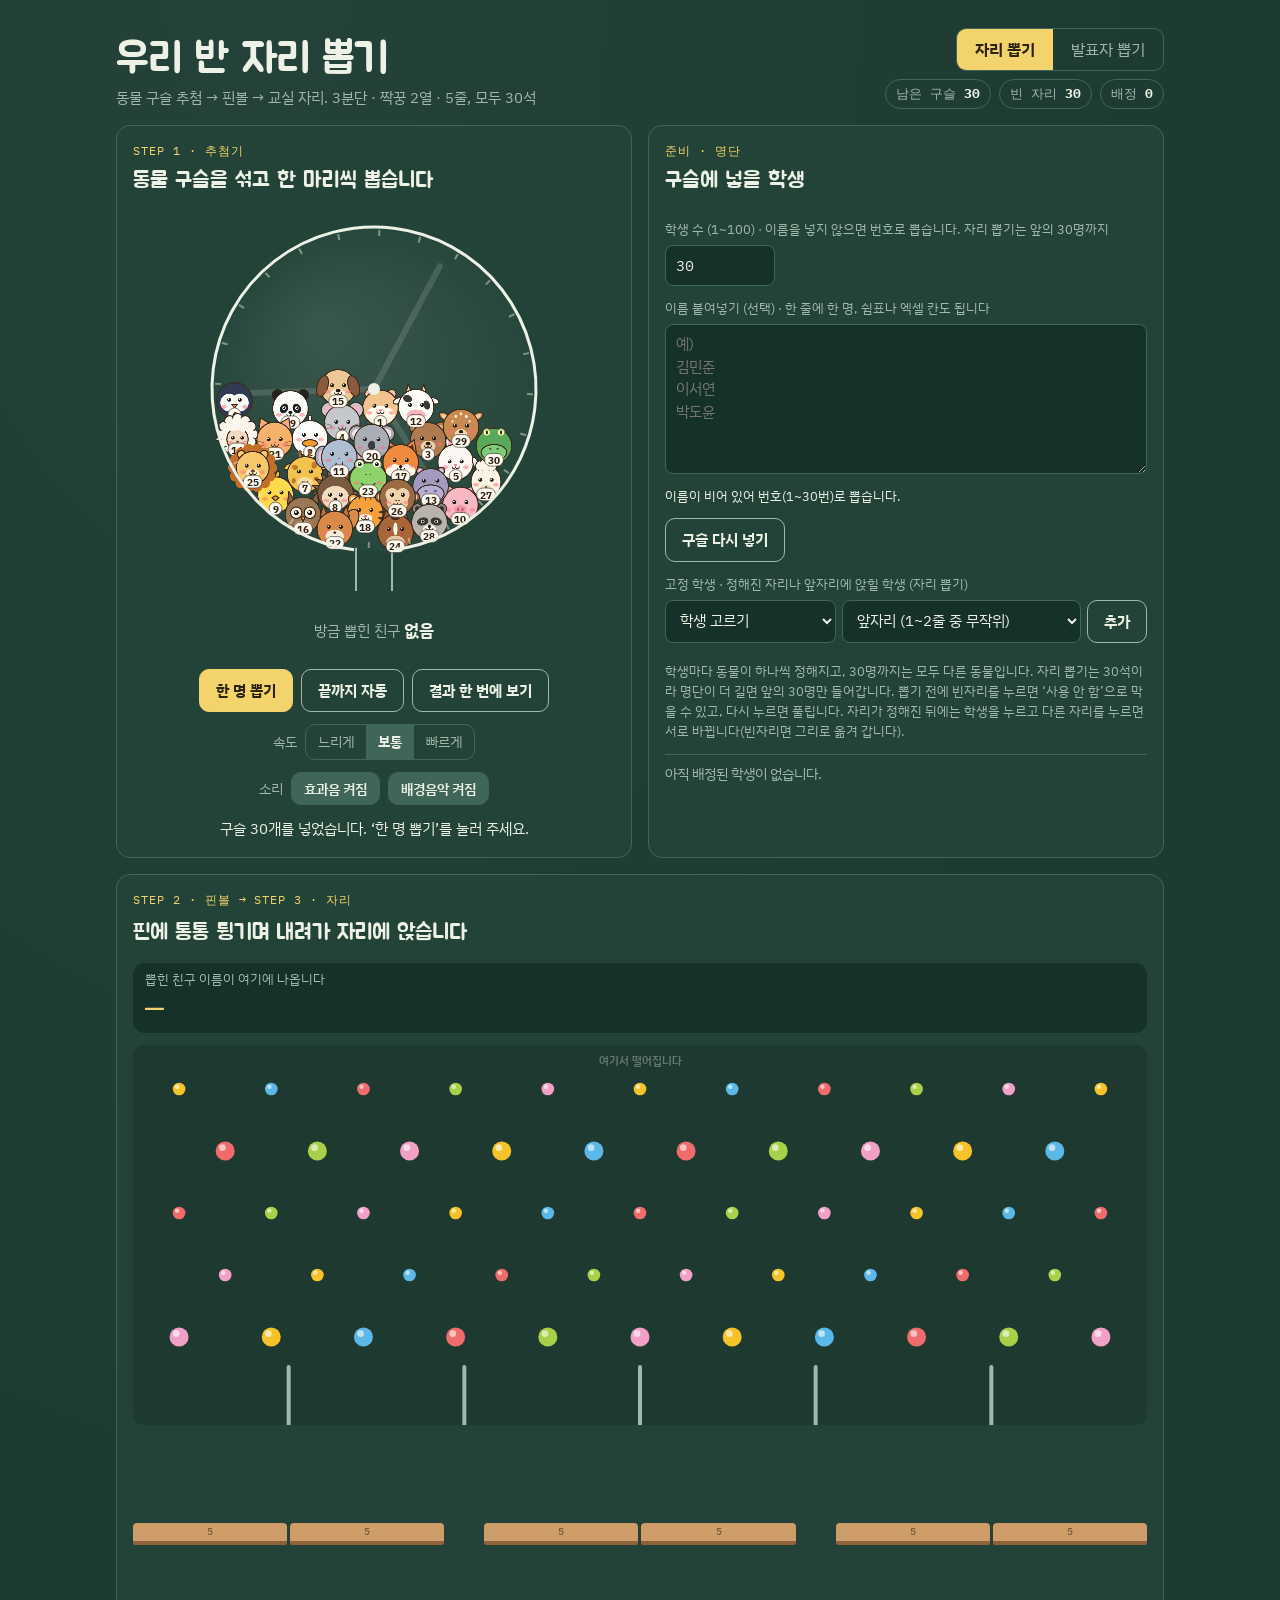
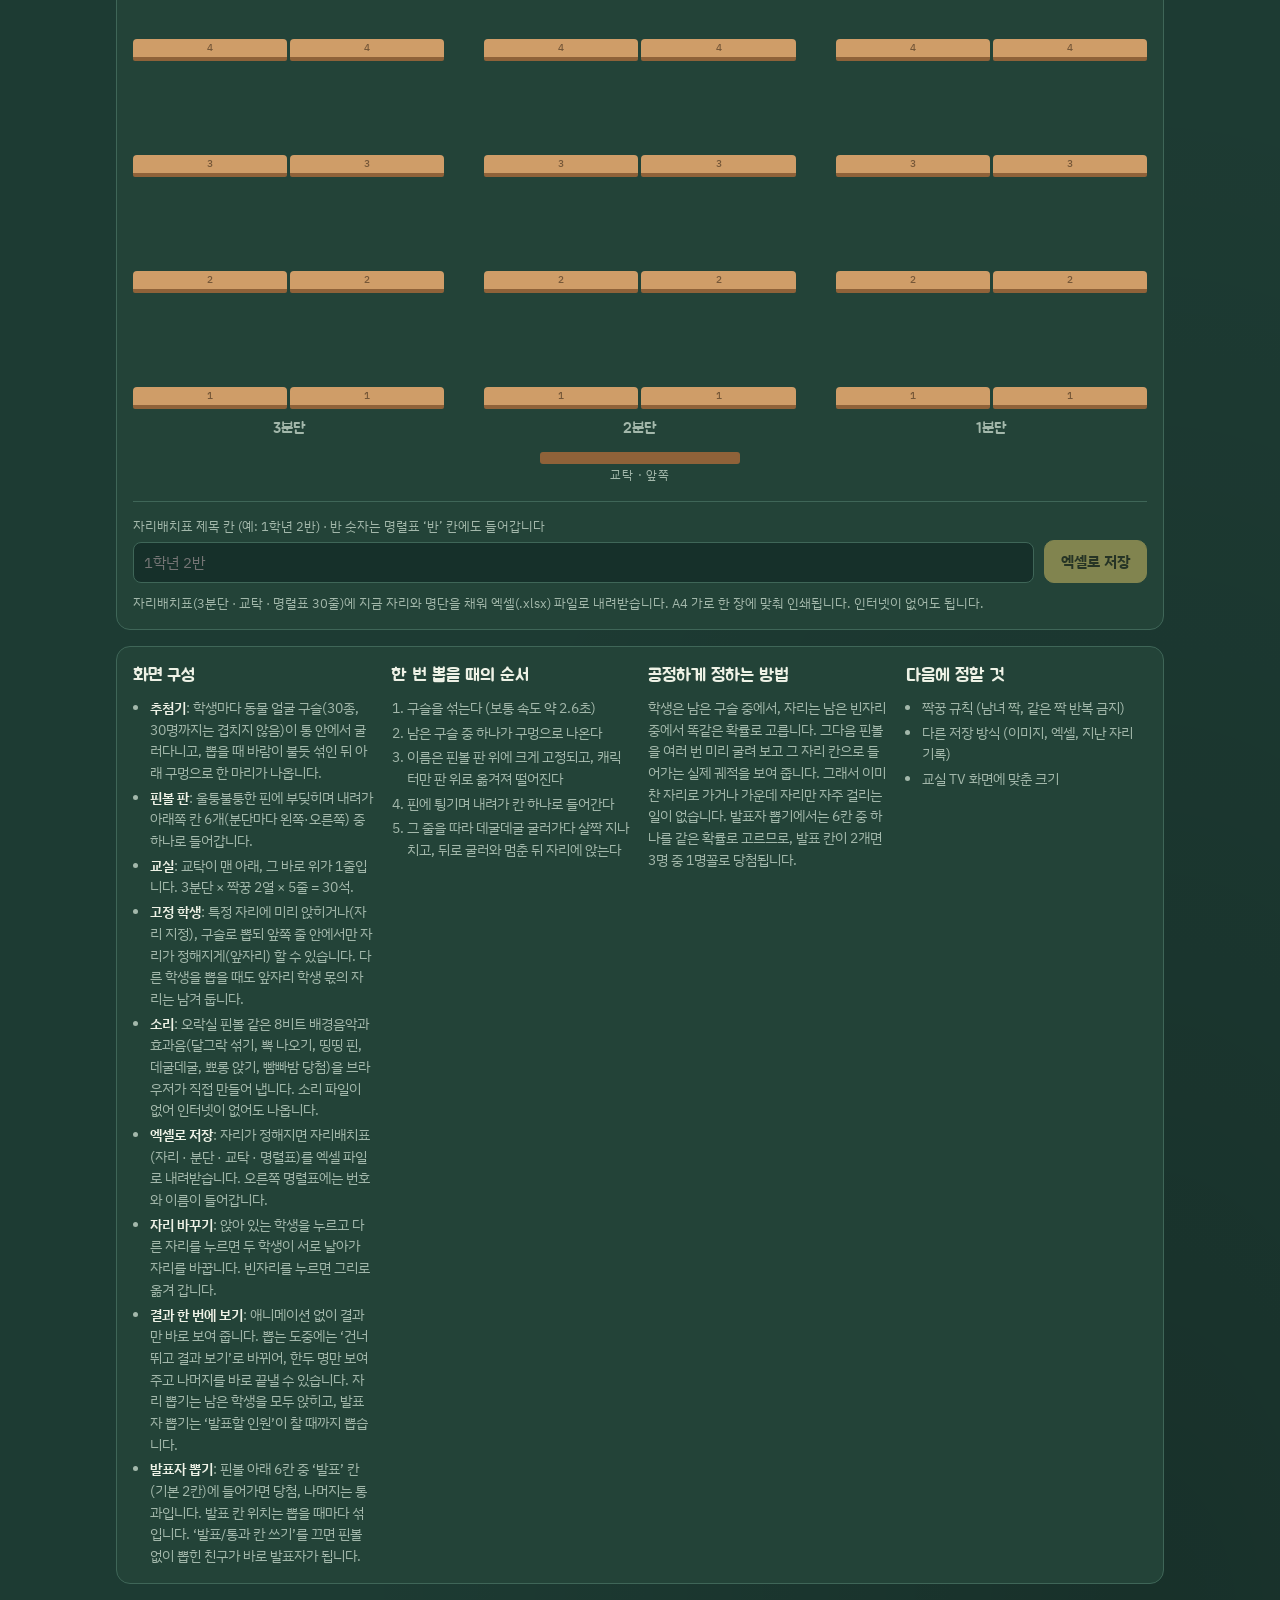
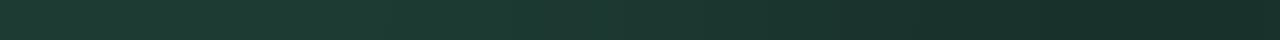
<file: index.html>
<!doctype html>
<html lang="ko">
<head>
<meta charset="utf-8">
<meta name="viewport" content="width=device-width, initial-scale=1">
<title>우리 반 자리 뽑기</title>
<meta http-equiv="refresh" content="0; url=seat-lottery/">
</head>
<body>
<p><a href="seat-lottery/">우리 반 자리 뽑기 / 발표자 뽑기 열기</a></p>
</body>
</html>
</file>
